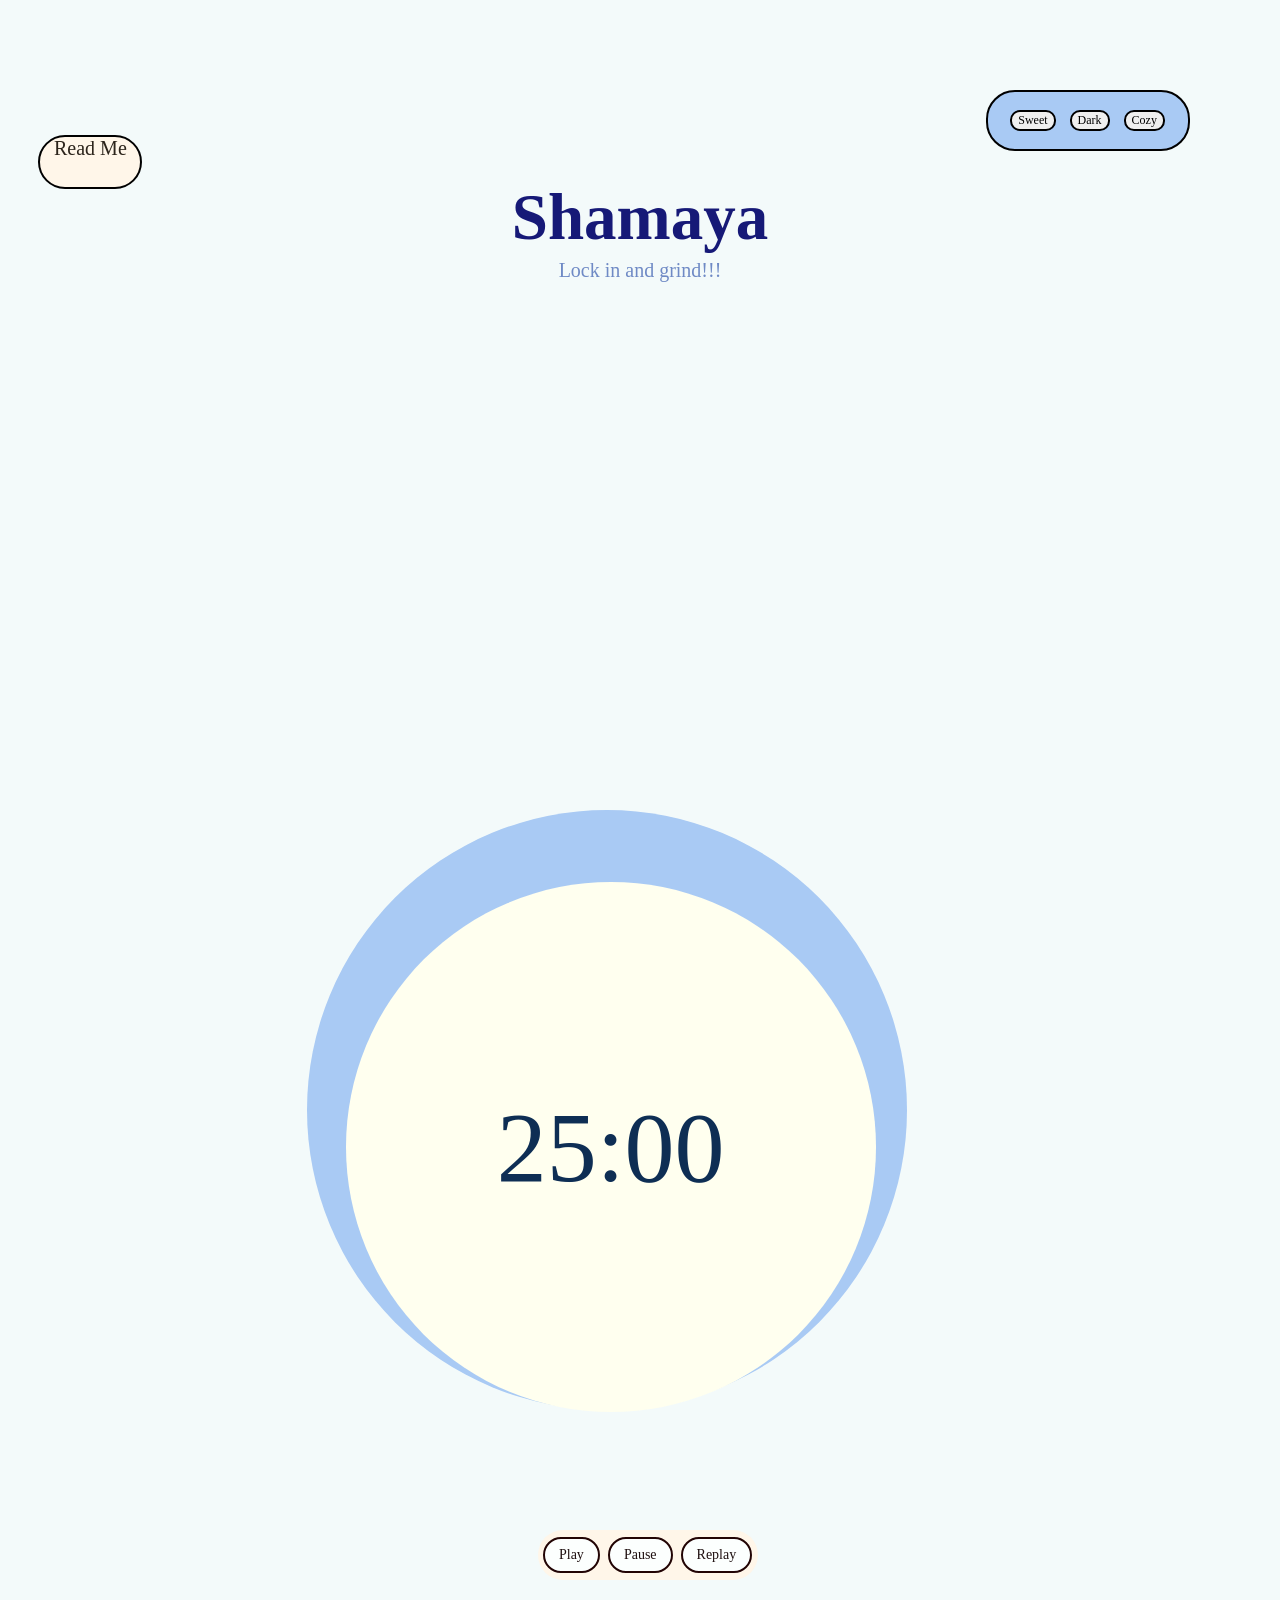
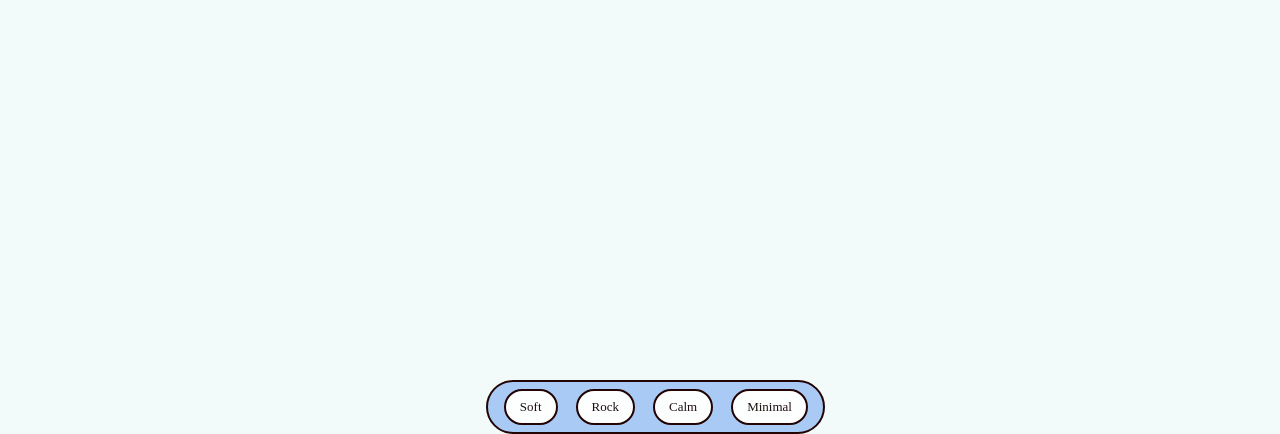
<file: index.html>
<!DOCTYPE html>
<html>
<head>
<title>mainpage</title>
<link rel="stylesheet" href="index.css">
</head>

<body>


<h1>Shamaya</h1>
<p>Lock in and grind!!!</p>

<a href="readme.html">
<div class="goback">Read Me</div>
</a>

<div class="musicbox">
    <button type="button" id="soft">Soft</button>
    <button type="button" id="rock">Rock</button>
    <button type="button" id="calm">Calm</button>
    <button type="button" id="minimal">Minimal</button>
    <audio id="musicplayer"></audio>
</div>

<div class="themebox">
    <button onclick="sweet()">Sweet</button>
    <button onclick="dark()">Dark</button>
    <button onclick="cozy()">Cozy</button>
</div>    

<div class="timer"></div>
<div class="maintimer">25:00</div>

<div class="options">
<button onclick="start()">Play</button>
<button onclick ="pause()">Pause</button>
<button onclick ="replay()">Replay</button>
</div>


<script type="module" src="index.js"></script>

</body>
</html>
</file>
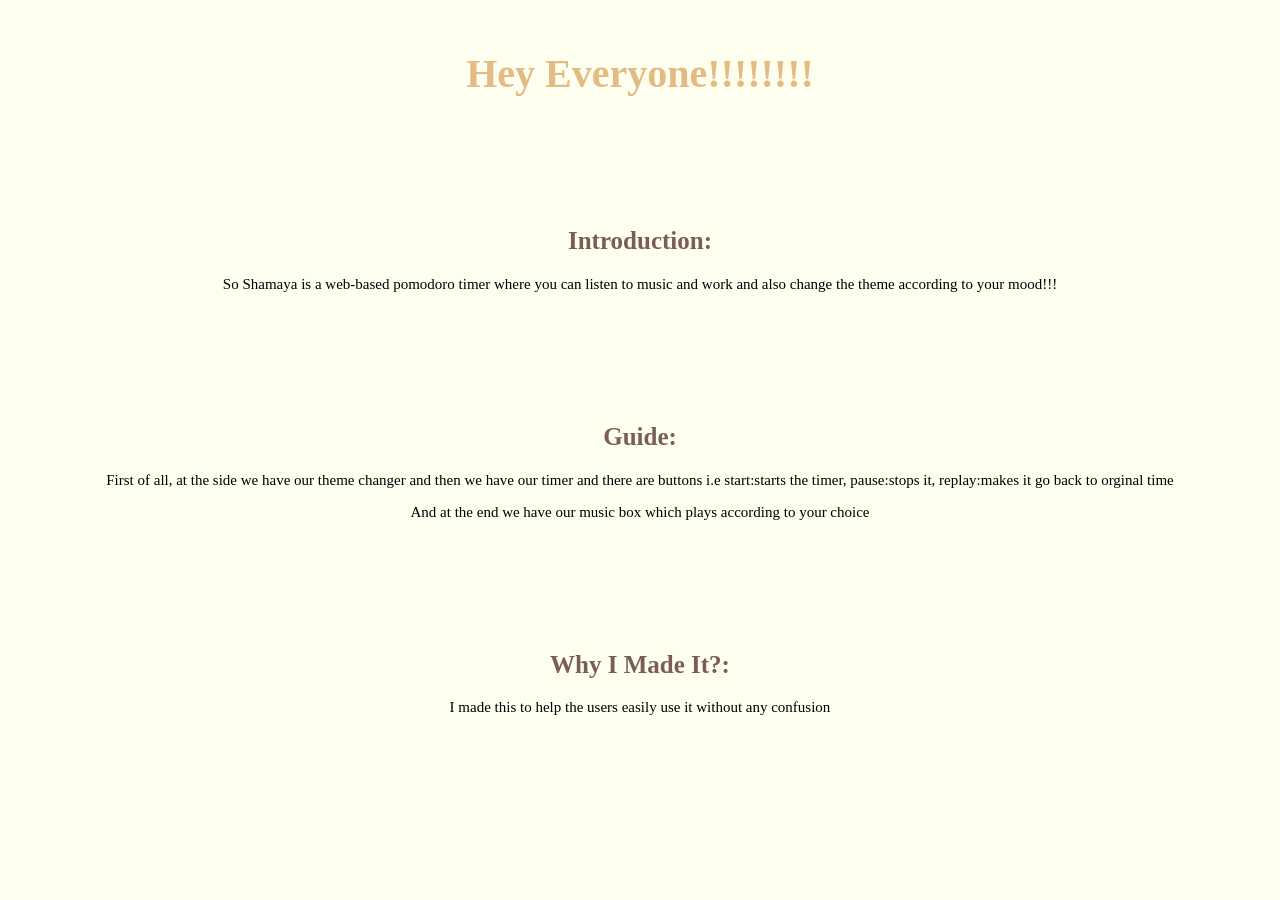
<file: readme.html>
<!DOCTYPE html>
<html>
<head>
   <title>Readme</title>
   <link rel="stylesheet" href="readme.css">
</head>    

<body>
    <h1>Hey Everyone!!!!!!!!</h1>
    <h2>Introduction:</h2>
    <p> So Shamaya is a web-based pomodoro timer where you can listen to music and work and also change the theme according to your mood!!!</p>
    <h2>Guide:</h2>
    <p>First of all, at the side we have our theme changer and then we have our timer and there are buttons i.e start:starts the timer, pause:stops it, replay:makes it go back to orginal time </p>
    <p>And at the end we have our music box which plays according to your choice</p>
    <h2>Why I Made It?:</h2> 
    <p>I made this to help the users easily use it without any confusion</p>
    
</body>

</html>
</file>
<file: index.css>
/* this is the backgrounds of diff themes */
body{
    background-color:var(--bg);
    color:var(--txt);
    text-align: center;
    font-family:cursive;
}

/* this is used to make the values changeable */
:root{
    --bg:rgb(243, 250, 250);
    --head:rgb(22, 25, 119);
    --para:rgb(111, 138, 197);
    --bgtimer:rgb(169, 202, 244);
    --mbox:rgb(169, 202, 244);
    --themebox:rgb(169, 202, 244);
    --txt:rgb(14, 46, 84);
}

/* this is the heading*/
h1{
    color:var(--head);
    margin-top:180px;
    font-size:65px;
}
/* this is the subheading*/
p{
    color:var(--para);
    font-size:20px;
    margin-top:-40px
}

/* this is the music outer box*/
.musicbox{
    width:335px;
    height:50px;
    background-color:var(--mbox);
    position:absolute;
    top:220%;
    left:38%;
    border-radius: 80px;
    border: 2px solid  #220404
}
/* this is for the options of the music box*/
.musicbox button {
    border: 2px solid  #220404;
    border-radius: 55px;
    background-color: #fcfffe;
    color: #1e0f0f;
    font-family: cursive;
    font-size: 13px;
    padding: 8px 14px;
    margin: 7px;
    cursor: pointer
}
/* this is for the outer timer box*/
.timer{
    width:600px;
    min-height:600px;
    border-radius:390px;
    background-color:var(--bgtimer);
    position: absolute;
    top:90%;
    left:24%;
    font-size: 100px
}
/* this is for the main timer box that has the timer in it*/
.maintimer{
    background-color:rgb(255, 255, 239);
    width:530px;
    min-height:530px;
    border-radius: 390px;
    position:absolute;
    top:98%;
    left:27%;
    font-size: 100px;
    display: flex;
    justify-content: center;
    align-items: center;
}
/* this the options to control the timer*/
.options{
    width:220px;
    height:50px;
    background-color:rgb(255, 246, 233);
    display: flex;
    justify-content: center;
    align-items: center;
    border-radius:26px;
    position:absolute;
    top:170%;
    left:42%
}
/* to style the buttons*/
.options button{
    border: 2px solid  #220404;
    border-radius: 55px;
    background-color: #fcfffe;
    color: #1e0f0f;
    font-family: cursive;
    font-size: 14px;
    padding: 8px 14px;
    margin: 4px;
    cursor: pointer
}
/* now trhis used to change theme acc to ur mood*/
.themebox{
    width:200px;
    height:57px;
    background-color: var(--themebox);
    display:flex;
    justify-content: center;
    align-items: center;
    border-radius: 29px;
    border:2px solid black;
    position: absolute;
    top:10%;
    left:77%
}

.themebox button{
    margin:7px;
    font-size: 12px;
    font-family: cursive;
    cursor:pointer;
    border:2px solid black;
    border-radius: 10px;
}

/* this is the button to go to my readme.page*/
.goback{
    width:100px;
    height:50px;
    background-color: rgb(255, 246, 233);
    border-radius: 30px;
    font-size:20px;
    position: absolute;
    top:15%;
    left:3%;
    font-family: cursive;
    color:rgb(44, 36, 27);
    border:2px solid black;
}
</file>
<file: readme.css>
/* this is for the bg*/
body{
    background-color: rgb(255, 255, 240);
    text-align: center;
    font-family: cursive;
}

/* this is for the title*/
h1{
    color:rgb(227, 188, 132);
    font-size:40px;
    margin-top:50px;
}

/* this is for the divison*/
h2{
    color:rgb(122, 94, 83);
    margin-top:25px;
    margin-top:130px;
    font-size: 25px;
}

/* this is for the paragraphs */
p{
    font-size:15px
}
</file>
